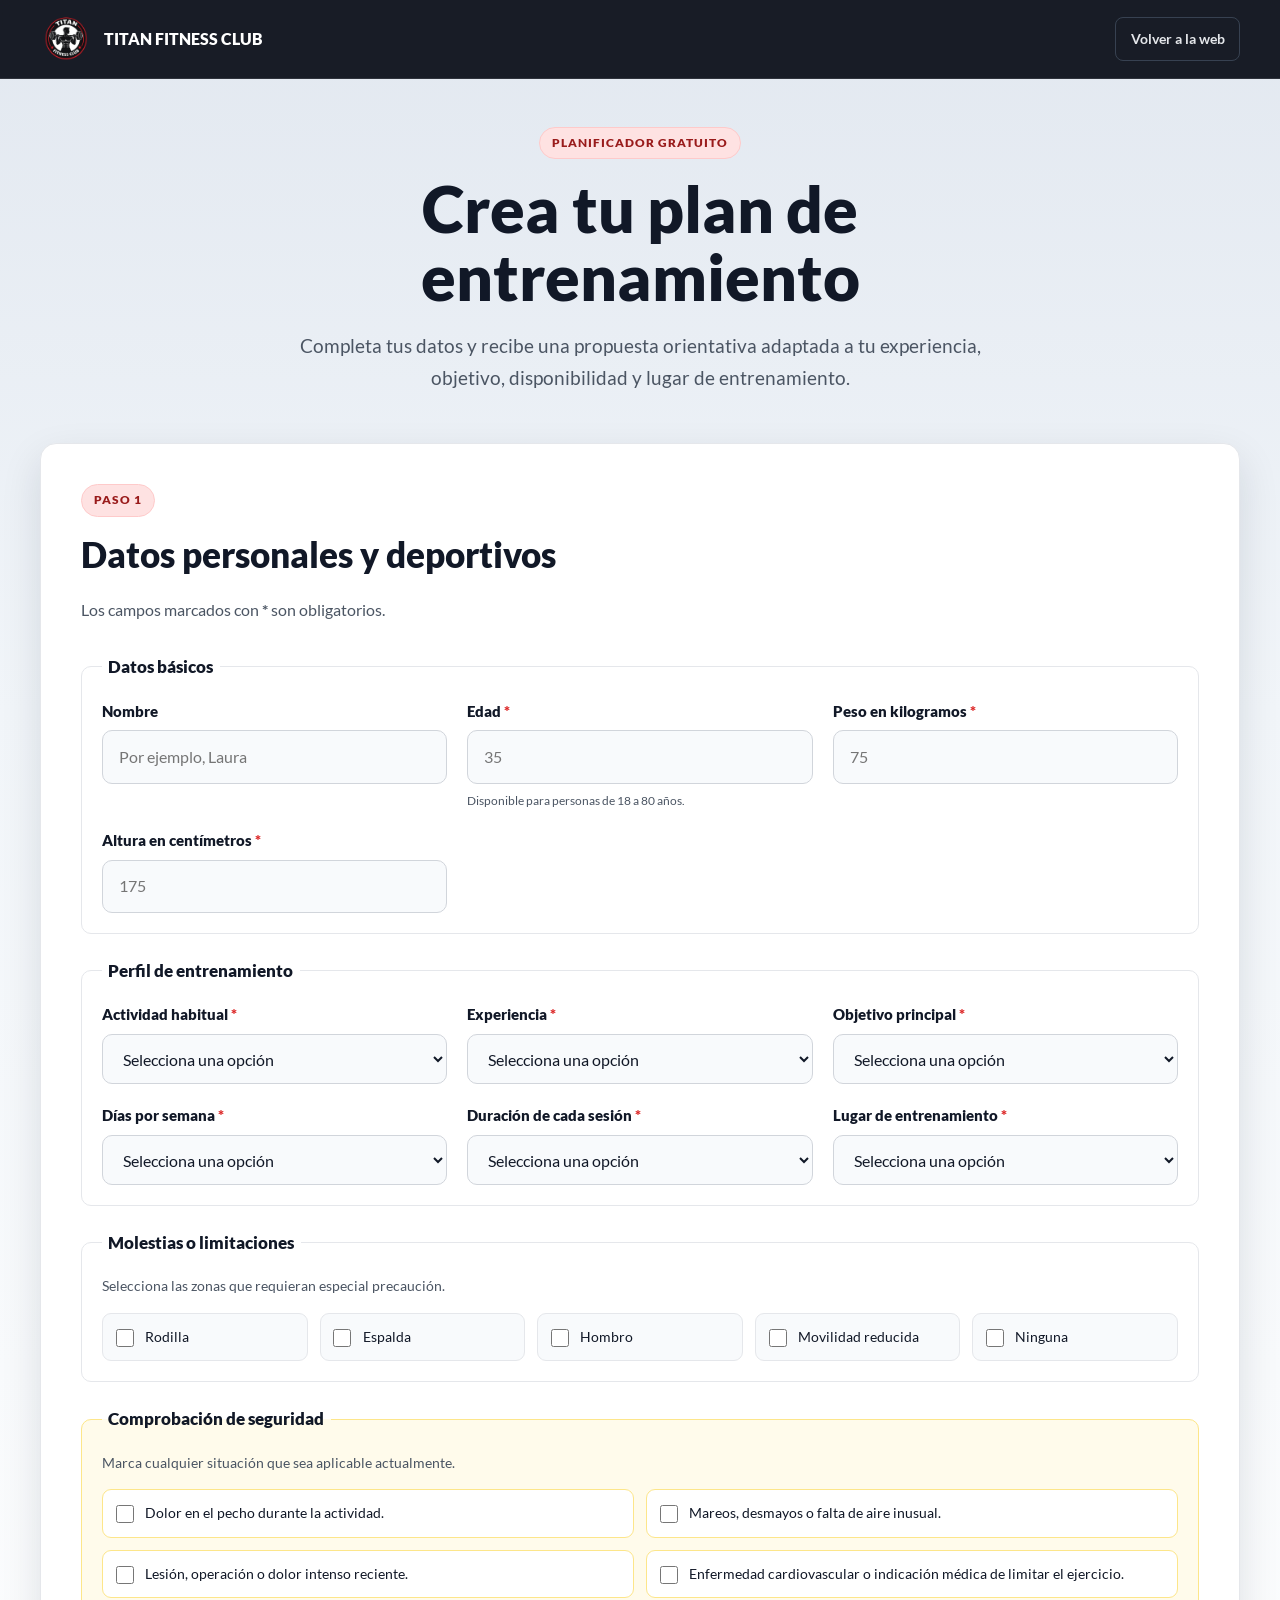
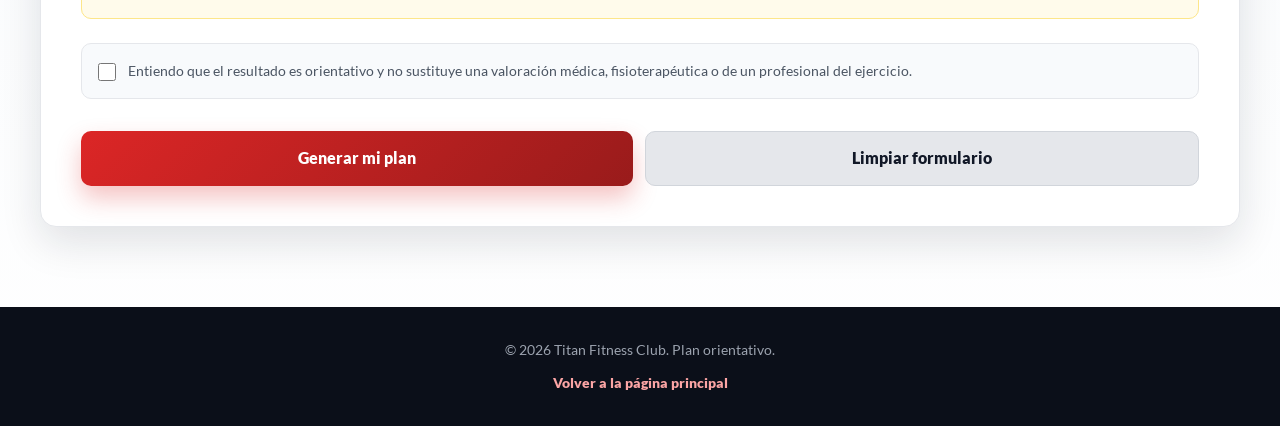
<file: planificador.html>
<!DOCTYPE html>
<html lang="es">

<head>

    <!-- =====================================================
         CONFIGURACIÓN GENERAL
    ====================================================== -->

    <meta charset="UTF-8">

    <meta
        name="viewport"
        content="width=device-width, initial-scale=1.0"
    >

    <!-- Descripción para buscadores -->
    <meta
        name="description"
        content="Generador gratuito de planes de entrenamiento de Titan Fitness Club."
    >

    <!-- Título de la pestaña -->
    <title>Planificador | Titan Fitness Club</title>

    <!-- Favicon -->
    <link
        rel="icon"
        href="img/favicon/logo TITAN.ico"
        type="image/x-icon"
    >

    <!-- Estilos globales compartidos -->
    <link rel="stylesheet" href="css/generales.css">

    <!-- Estilos exclusivos del planificador -->
    <link rel="stylesheet" href="css/planificador.css">

</head>

<body class="paginaPlanificador">

    <!-- =====================================================
         CABECERA DE LA APLICACIÓN
    ====================================================== -->

    <header class="cabeceraApp">

        <div class="barraApp">

            <!-- Logotipo y nombre -->
            <a
                href="index.html"
                class="marcaApp"
                aria-label="Volver a Titan Fitness Club"
            >
                <img
                    src="img/logo/logo TITAN.webp"
                    alt="Logotipo de Titan Fitness Club"
                    class="logoApp"
                >

                <span class="nombreMarcaApp">
                    Titan Fitness Club
                </span>
            </a>

            <!-- Navegación sencilla -->
            <nav
                class="navegacionApp"
                aria-label="Navegación del planificador"
            >
                <a href="index.html">
                    Volver a la web
                </a>
            </nav>

        </div>

    </header>

    <!-- =====================================================
         CONTENIDO PRINCIPAL
    ====================================================== -->

    <main class="contenidoApp">

        <!-- =================================================
             PRESENTACIÓN
        ================================================== -->

        <section
            class="presentacionApp"
            aria-labelledby="tituloPlanificador"
        >

            <span class="etiquetaApp">
                Planificador gratuito
            </span>

            <h1 id="tituloPlanificador">
                Crea tu plan de entrenamiento
            </h1>

            <p>
                Completa tus datos y recibe una propuesta orientativa
                adaptada a tu experiencia, objetivo, disponibilidad y
                lugar de entrenamiento.
            </p>

        </section>

        <!-- =================================================
             CONTENEDOR PRINCIPAL DE LA APLICACIÓN
        ================================================== -->

        <section class="panelAplicacion">

            <!-- =============================================
                 FORMULARIO
            ============================================== -->

            <form id="formularioPlan" novalidate>

                <!-- Encabezado del formulario -->
                <div class="encabezadoFormulario">

                    <div>
                        <span class="numeroPaso">Paso 1</span>

                        <h2>Datos personales y deportivos</h2>
                    </div>

                    <p>
                        Los campos marcados con
                        <strong>*</strong> son obligatorios.
                    </p>

                </div>

                <!-- Contenedor de errores -->
                <div
                    id="erroresFormulario"
                    class="erroresFormulario"
                    role="alert"
                    aria-live="assertive"
                    hidden
                ></div>

                <!-- =========================================
                     DATOS BÁSICOS
                ========================================== -->

                <fieldset class="bloqueFormulario">

                    <legend>Datos básicos</legend>

                    <div class="rejillaFormulario">

                        <!-- Nombre -->
                        <div class="grupoFormulario">

                            <label for="nombre">
                                Nombre
                            </label>

                            <input
                                type="text"
                                id="nombre"
                                name="nombre"
                                placeholder="Por ejemplo, Laura"
                                minlength="2"
                                maxlength="40"
                                autocomplete="name"
                            >

                        </div>

                        <!-- Edad -->
                        <div class="grupoFormulario">

                            <label for="edad">
                                Edad
                                <span aria-hidden="true">*</span>
                            </label>

                            <input
                                type="number"
                                id="edad"
                                name="edad"
                                placeholder="35"
                                min="18"
                                max="80"
                                inputmode="numeric"
                                required
                            >

                            <small>
                                Disponible para personas de 18 a 80 años.
                            </small>

                        </div>

                        <!-- Peso -->
                        <div class="grupoFormulario">

                            <label for="peso">
                                Peso en kilogramos
                                <span aria-hidden="true">*</span>
                            </label>

                            <input
                                type="number"
                                id="peso"
                                name="peso"
                                placeholder="75"
                                min="35"
                                max="250"
                                step="0.1"
                                inputmode="decimal"
                                required
                            >

                        </div>

                        <!-- Altura -->
                        <div class="grupoFormulario">

                            <label for="altura">
                                Altura en centímetros
                                <span aria-hidden="true">*</span>
                            </label>

                            <input
                                type="number"
                                id="altura"
                                name="altura"
                                placeholder="175"
                                min="130"
                                max="230"
                                inputmode="numeric"
                                required
                            >

                        </div>

                    </div>

                </fieldset>

                <!-- =========================================
                     PERFIL DE ENTRENAMIENTO
                ========================================== -->

                <fieldset class="bloqueFormulario">

                    <legend>Perfil de entrenamiento</legend>

                    <div class="rejillaFormulario">

                        <!-- Actividad habitual -->
                        <div class="grupoFormulario">

                            <label for="actividad">
                                Actividad habitual
                                <span aria-hidden="true">*</span>
                            </label>

                            <select
                                id="actividad"
                                name="actividad"
                                required
                            >
                                <option value="">
                                    Selecciona una opción
                                </option>

                                <option value="sedentaria">
                                    Muy poca actividad
                                </option>

                                <option value="ligera">
                                    Actividad ligera
                                </option>

                                <option value="moderada">
                                    Actividad moderada
                                </option>

                                <option value="alta">
                                    Actividad frecuente
                                </option>
                            </select>

                        </div>

                        <!-- Experiencia -->
                        <div class="grupoFormulario">

                            <label for="experiencia">
                                Experiencia
                                <span aria-hidden="true">*</span>
                            </label>

                            <select
                                id="experiencia"
                                name="experiencia"
                                required
                            >
                                <option value="">
                                    Selecciona una opción
                                </option>

                                <option value="principiante">
                                    Principiante
                                </option>

                                <option value="intermedio">
                                    Intermedio
                                </option>

                                <option value="avanzado">
                                    Avanzado
                                </option>
                            </select>

                        </div>

                        <!-- Objetivo -->
                        <div class="grupoFormulario">

                            <label for="objetivo">
                                Objetivo principal
                                <span aria-hidden="true">*</span>
                            </label>

                            <select
                                id="objetivo"
                                name="objetivo"
                                required
                            >
                                <option value="">
                                    Selecciona una opción
                                </option>

                                <option value="salud">
                                    Mejorar mi salud general
                                </option>

                                <option value="perder-grasa">
                                    Perder grasa
                                </option>

                                <option value="ganar-fuerza">
                                    Ganar fuerza
                                </option>

                                <option value="masa-muscular">
                                    Ganar masa muscular
                                </option>

                                <option value="resistencia">
                                    Mejorar resistencia
                                </option>

                                <option value="movilidad">
                                    Mejorar movilidad
                                </option>
                            </select>

                        </div>

                        <!-- Días -->
                        <div class="grupoFormulario">

                            <label for="dias">
                                Días por semana
                                <span aria-hidden="true">*</span>
                            </label>

                            <select id="dias" name="dias" required>

                                <option value="">
                                    Selecciona una opción
                                </option>

                                <option value="2">2 días</option>
                                <option value="3">3 días</option>
                                <option value="4">4 días</option>
                                <option value="5">5 días</option>

                            </select>

                        </div>

                        <!-- Duración -->
                        <div class="grupoFormulario">

                            <label for="duracion">
                                Duración de cada sesión
                                <span aria-hidden="true">*</span>
                            </label>

                            <select
                                id="duracion"
                                name="duracion"
                                required
                            >
                                <option value="">
                                    Selecciona una opción
                                </option>

                                <option value="30">30 minutos</option>
                                <option value="45">45 minutos</option>
                                <option value="60">60 minutos</option>
                                <option value="75">75 minutos</option>
                            </select>

                        </div>

                        <!-- Lugar -->
                        <div class="grupoFormulario">

                            <label for="lugar">
                                Lugar de entrenamiento
                                <span aria-hidden="true">*</span>
                            </label>

                            <select
                                id="lugar"
                                name="lugar"
                                required
                            >
                                <option value="">
                                    Selecciona una opción
                                </option>

                                <option value="casa">
                                    Casa sin material
                                </option>

                                <option value="casa-material">
                                    Casa con mancuernas o bandas
                                </option>

                                <option value="gimnasio">
                                    Gimnasio
                                </option>
                            </select>

                        </div>

                    </div>

                </fieldset>

                <!-- =========================================
                     LIMITACIONES
                ========================================== -->

                <fieldset class="bloqueFormulario">

                    <legend>Molestias o limitaciones</legend>

                    <p class="descripcionBloque">
                        Selecciona las zonas que requieran especial
                        precaución.
                    </p>

                    <div class="rejillaOpciones">

                        <label class="opcionSeleccionable">
                            <input
                                type="checkbox"
                                name="limitaciones"
                                value="rodilla"
                            >
                            <span>Rodilla</span>
                        </label>

                        <label class="opcionSeleccionable">
                            <input
                                type="checkbox"
                                name="limitaciones"
                                value="espalda"
                            >
                            <span>Espalda</span>
                        </label>

                        <label class="opcionSeleccionable">
                            <input
                                type="checkbox"
                                name="limitaciones"
                                value="hombro"
                            >
                            <span>Hombro</span>
                        </label>

                        <label class="opcionSeleccionable">
                            <input
                                type="checkbox"
                                name="limitaciones"
                                value="movilidad"
                            >
                            <span>Movilidad reducida</span>
                        </label>

                        <label class="opcionSeleccionable">
                            <input
                                type="checkbox"
                                name="limitaciones"
                                value="ninguna"
                                id="sinLimitaciones"
                            >
                            <span>Ninguna</span>
                        </label>

                    </div>

                </fieldset>

                <!-- =========================================
                     COMPROBACIÓN DE SEGURIDAD
                ========================================== -->

                <fieldset class="bloqueFormulario bloqueSeguridad">

                    <legend>Comprobación de seguridad</legend>

                    <p class="descripcionBloque">
                        Marca cualquier situación que sea aplicable
                        actualmente.
                    </p>

                    <div class="rejillaSeguridad">

                        <label class="opcionSeguridad">
                            <input
                                type="checkbox"
                                name="alertas"
                                value="dolor-pecho"
                            >

                            <span>
                                Dolor en el pecho durante la actividad.
                            </span>
                        </label>

                        <label class="opcionSeguridad">
                            <input
                                type="checkbox"
                                name="alertas"
                                value="mareos"
                            >

                            <span>
                                Mareos, desmayos o falta de aire inusual.
                            </span>
                        </label>

                        <label class="opcionSeguridad">
                            <input
                                type="checkbox"
                                name="alertas"
                                value="lesion-reciente"
                            >

                            <span>
                                Lesión, operación o dolor intenso reciente.
                            </span>
                        </label>

                        <label class="opcionSeguridad">
                            <input
                                type="checkbox"
                                name="alertas"
                                value="condicion-medica"
                            >

                            <span>
                                Enfermedad cardiovascular o indicación
                                médica de limitar el ejercicio.
                            </span>
                        </label>

                    </div>

                </fieldset>

                <!-- =========================================
                     ACEPTACIÓN DEL AVISO
                ========================================== -->

                <label class="aceptacionAviso">

                    <input
                        type="checkbox"
                        id="aceptarAviso"
                        required
                    >

                    <span>
                        Entiendo que el resultado es orientativo y no
                        sustituye una valoración médica, fisioterapéutica
                        o de un profesional del ejercicio.
                    </span>

                </label>

                <!-- =========================================
                     BOTONES DEL FORMULARIO
                ========================================== -->

                <div class="accionesFormulario">

                    <button
                        type="submit"
                        class="botonPrincipal"
                    >
                        Generar mi plan
                    </button>

                    <button
                        type="reset"
                        class="botonSecundario"
                        id="botonLimpiar"
                    >
                        Limpiar formulario
                    </button>

                </div>

            </form>

            <!-- =============================================
                 RESULTADO GENERADO
            ============================================== -->

            <section
                id="resultadoPlan"
                class="resultadoPlan"
                aria-labelledby="tituloResultado"
                aria-live="polite"
                hidden
            >

                <!-- Cabecera del resultado -->
                <header class="cabeceraResultado">

                    <div>
                        <span class="numeroPaso">Paso 2</span>

                        <h2 id="tituloResultado">
                            Tu rutina semanal
                        </h2>
                    </div>

                    <!-- Acciones del plan -->
                    <div class="accionesResultado">

                        <button
                            type="button"
                            id="botonImprimir"
                            class="botonAccion"
                        >
                            Imprimir
                        </button>

                        <button
                            type="button"
                            id="botonEliminar"
                            class="botonAccion botonPeligro"
                        >
                            Eliminar
                        </button>

                    </div>

                </header>

                <!-- Resumen de los datos del usuario -->
                <div
                    id="resumenUsuario"
                    class="resumenUsuario"
                ></div>

                <!-- Mensajes y recomendaciones -->
                <div
                    id="avisoResultado"
                    class="avisoResultado"
                ></div>

                <!-- Rutina dividida por días -->
                <div
                    id="contenidoPlan"
                    class="contenidoPlan"
                ></div>

                <!-- Aviso fijo de seguridad -->
                <aside class="avisoProfesional">

                    <h3>Importante</h3>

                    <p>
                        Detén el ejercicio si aparece dolor intenso,
                        mareo, presión en el pecho, desmayo o dificultad
                        respiratoria inusual.
                    </p>

                </aside>

            </section>

        </section>

    </main>

    <!-- =====================================================
         PIE DE PÁGINA
    ====================================================== -->

    <footer class="pieApp">

        <p>
            © 2026 Titan Fitness Club. Plan orientativo.
        </p>

        <a href="index.html">
            Volver a la página principal
        </a>

    </footer>

    <!-- =====================================================
         JAVASCRIPT
    ====================================================== -->

    <script src="js/planificador.js" defer></script>

</body>

</html>
</file>
<file: css/generales.css>
/* =========================================================
   TITAN FITNESS CLUB
   GENERALES.CSS
   Reset, variables, fuentes y estilos globales
========================================================= */

/* =========================
   VARIABLES
========================= */

:root {
    --color-primary: #dc2626;
    --color-primary-dark: #991b1b;
    --color-primary-light: #fee2e2;

    --color-dark: #0b0f19;
    --color-dark-soft: #111827;
    --color-surface-dark: #1f2937;

    --color-text: #111827;
    --color-text-soft: #4b5563;
    --color-text-light: #e5e7eb;
    --color-muted: #9ca3af;

    --color-white: #ffffff;
    --color-background: #ffffff;
    --color-background-soft: #f8fafc;

    --color-border: #d1d5db;
    --color-border-dark: #374151;

    --shadow-small: 0 6px 18px rgb(15 23 42 / 10%);
    --shadow-medium: 0 14px 32px rgb(15 23 42 / 16%);
    --shadow-large: 0 22px 48px rgb(15 23 42 / 24%);

    --radius-small: 8px;
    --radius-medium: 12px;
    --radius-large: 18px;
    --radius-round: 999px;

    --container-width: 1200px;

    --transition-fast: 180ms ease;
    --transition-normal: 280ms ease;
}

/* =========================
   RESET
========================= */

*,
*::before,
*::after {
    box-sizing: border-box;
    margin: 0;
    padding: 0;
}

html {
    width: 100%;
    min-height: 100%;
    scroll-behavior: smooth;
    scroll-padding-top: 100px;
}

body {
    width: 100%;
    min-height: 100vh;

    color: var(--color-text);
    font-family: "Lato", Arial, Helvetica, sans-serif;
    font-size: 16px;
    font-weight: 400;
    line-height: 1.5;

    background-color: var(--color-background);
    overflow-x: hidden;
}

/* =========================
   FUENTES
========================= */

@font-face {
    font-family: "Lato";
    src: url("/fonts/Lato/Lato-Regular.ttf") format("truetype");
    font-style: normal;
    font-weight: 400;
    font-display: swap;
}

@font-face {
    font-family: "Lato";
    src: url("/fonts/Lato/Lato-Bold.ttf") format("truetype");
    font-style: normal;
    font-weight: 700;
    font-display: swap;
}

@font-face {
    font-family: "Lato";
    src: url("/fonts/Lato/Lato-Black.ttf") format("truetype");
    font-style: normal;
    font-weight: 900;
    font-display: swap;
}

/* =========================
   ELEMENTOS BASE
========================= */

body,
header,
main,
footer,
section,
article,
nav,
figure {
    display: block;
}

main {
    width: 100%;
}

img,
picture,
svg,
video {
    display: block;
    max-width: 100%;
}

img {
    height: auto;
}

ul,
ol {
    list-style: none;
}

a {
    color: inherit;
    text-decoration: none;
}

button,
input,
textarea,
select {
    color: inherit;
    font: inherit;
}

button {
    border: 0;
    cursor: pointer;
}

input,
textarea,
select {
    width: 100%;
}

textarea {
    resize: vertical;
}

button,
a,
input,
textarea,
select {
    -webkit-tap-highlight-color: transparent;
}

/* =========================
   ACCESIBILIDAD
========================= */

.sr-only {
    position: absolute;

    width: 1px;
    height: 1px;

    padding: 0;
    margin: -1px;

    overflow: hidden;
    clip: rect(0, 0, 0, 0);
    white-space: nowrap;

    border: 0;
}

a:focus-visible,
button:focus-visible,
input:focus-visible,
textarea:focus-visible,
select:focus-visible,
.menu-icon:focus-visible {
    outline: 3px solid var(--color-primary);
    outline-offset: 3px;
}

/* =========================
   TEXTOS GENERALES
========================= */

.titulos {
    width: 100%;
    margin: 0;

    color: var(--color-text);

    font-size: clamp(1.9rem, 7vw, 3.3rem);
    font-weight: 900;
    line-height: 1.15;

    text-align: center;
    text-wrap: balance;
}

.parrafos {
    width: min(100%, 850px);
    margin: 1rem auto 0;

    color: var(--color-text-soft);

    font-size: clamp(1rem, 1.5vw, 1.2rem);
    line-height: 1.75;

    text-align: center;
    text-wrap: pretty;
}

/* =========================
   SEPARADORES
========================= */

.separadorGris {
    width: 100%;
    height: 1px;
    background-color: var(--color-border);
}

.separadorAzul {
    width: min(calc(100% - 2rem), var(--container-width));
    height: 2px;
    margin-inline: auto;

    background:
        linear-gradient(
            90deg,
            transparent,
            var(--color-primary),
            transparent
        );
}

.separador3 {
    width: 100%;
    height: 1px;
    background-color: var(--color-border);
}

.separador4 {
    width: 100%;
    height: 1px;
    background-color: var(--color-primary);
}

/* =========================
   SELECCIÓN
========================= */

::selection {
    color: var(--color-white);
    background-color: var(--color-primary);
}

/* =========================
   SCROLLBAR
========================= */

::-webkit-scrollbar {
    width: 10px;
}

::-webkit-scrollbar-track {
    background-color: #e5e7eb;
}

::-webkit-scrollbar-thumb {
    background-color: var(--color-primary-dark);
    border: 2px solid #e5e7eb;
    border-radius: var(--radius-round);
}

::-webkit-scrollbar-thumb:hover {
    background-color: var(--color-primary);
}

/* =========================
   MOVIMIENTO REDUCIDO
========================= */

@media (prefers-reduced-motion: reduce) {
    html {
        scroll-behavior: auto;
    }

    *,
    *::before,
    *::after {
        scroll-behavior: auto !important;
        animation-duration: 0.01ms !important;
        animation-iteration-count: 1 !important;
        transition-duration: 0.01ms !important;
    }
}
</file>
<file: css/planificador.css>
/* =========================================================
   TITAN FITNESS CLUB
   PLANIFICADOR.CSS

   Este archivo contiene únicamente los estilos de la
   aplicación planificador.html.
========================================================= */

/* =========================================================
   VARIABLES ESPECÍFICAS
========================================================= */

:root {
    --app-rojo: #dc2626;
    --app-rojo-oscuro: #991b1b;
    --app-rojo-claro: #fee2e2;

    --app-negro: #0b0f19;
    --app-negro-suave: #111827;
    --app-gris-oscuro: #1f2937;

    --app-texto: #111827;
    --app-texto-secundario: #4b5563;
    --app-texto-claro: #e5e7eb;

    --app-blanco: #ffffff;
    --app-fondo: #f1f5f9;
    --app-superficie: #ffffff;

    --app-borde: #d1d5db;
    --app-borde-suave: #e5e7eb;

    --app-radio: 16px;
    --app-radio-pequeno: 10px;

    --app-sombra:
        0 16px 40px rgb(15 23 42 / 12%);

    --app-ancho: 1200px;
}

/* =========================================================
   PÁGINA GENERAL
========================================================= */

.paginaPlanificador {
    min-height: 100vh;

    display: flex;
    flex-direction: column;

    color: var(--app-texto);
    background:
        linear-gradient(
            180deg,
            #e2e8f0 0%,
            var(--app-fondo) 35%,
            #ffffff 100%
        );
}

/* =========================================================
   CABECERA
========================================================= */

.cabeceraApp {
    width: 100%;
    padding: 0.8rem 1rem;

    position: sticky;
    top: 0;
    z-index: 100;

    background-color: rgb(11 15 25 / 94%);
    border-bottom: 1px solid rgb(255 255 255 / 10%);

    backdrop-filter: blur(14px);
}

.barraApp {
    width: min(100%, var(--app-ancho));
    margin-inline: auto;

    display: flex;
    justify-content: space-between;
    align-items: center;
    gap: 1rem;
}

/* =========================================================
   MARCA
========================================================= */

.marcaApp {
    min-width: 0;

    display: flex;
    align-items: center;
    gap: 0.75rem;

    color: var(--app-blanco);
}

.logoApp {
    width: 52px;
    height: 52px;

    object-fit: contain;
    border-radius: 50%;
}

.nombreMarcaApp {
    display: none;

    font-size: 1rem;
    font-weight: 900;
    text-transform: uppercase;
}

/* =========================================================
   NAVEGACIÓN
========================================================= */

.navegacionApp a {
    padding: 0.65rem 0.9rem;

    display: inline-flex;

    color: var(--app-texto-claro);

    font-size: 0.9rem;
    font-weight: 700;

    border: 1px solid #374151;
    border-radius: 8px;

    transition:
        color 180ms ease,
        border-color 180ms ease,
        background-color 180ms ease;
}

.navegacionApp a:hover {
    color: var(--app-blanco);
    background-color: var(--app-rojo);
    border-color: var(--app-rojo);
}

/* =========================================================
   CONTENIDO
========================================================= */

.contenidoApp {
    width: 100%;
    flex: 1;
    padding: 3rem 1rem 5rem;
}

/* =========================================================
   PRESENTACIÓN
========================================================= */

.presentacionApp {
    width: min(100%, 850px);
    margin-inline: auto;

    text-align: center;
}

.etiquetaApp,
.numeroPaso {
    width: fit-content;
    padding: 0.4rem 0.75rem;

    display: inline-flex;

    color: var(--app-rojo-oscuro);

    font-size: 0.75rem;
    font-weight: 900;
    letter-spacing: 0.08em;
    text-transform: uppercase;

    background-color: var(--app-rojo-claro);
    border: 1px solid #fecaca;
    border-radius: 999px;
}

.presentacionApp h1 {
    margin-top: 1rem;

    font-size: clamp(2rem, 8vw, 4rem);
    font-weight: 900;
    line-height: 1.05;

    text-wrap: balance;
}

.presentacionApp p {
    width: min(100%, 720px);
    margin: 1.25rem auto 0;

    color: var(--app-texto-secundario);

    font-size: clamp(1rem, 2vw, 1.2rem);
    line-height: 1.7;

    text-wrap: pretty;
}

/* =========================================================
   PANEL PRINCIPAL
========================================================= */

.panelAplicacion {
    width: min(100%, var(--app-ancho));
    margin: 3rem auto 0;
}

/* =========================================================
   FORMULARIO
========================================================= */

#formularioPlan {
    width: 100%;
    padding: clamp(1.25rem, 4vw, 2.5rem);

    background-color: var(--app-superficie);
    border: 1px solid var(--app-borde-suave);
    border-radius: var(--app-radio);

    box-shadow: var(--app-sombra);
}

/* =========================================================
   ENCABEZADO DEL FORMULARIO
========================================================= */

.encabezadoFormulario {
    margin-bottom: 2rem;

    display: flex;
    flex-direction: column;
    gap: 1rem;
}

.encabezadoFormulario h2 {
    margin-top: 0.7rem;

    font-size: clamp(1.5rem, 4vw, 2.2rem);
    font-weight: 900;
}

.encabezadoFormulario p {
    color: var(--app-texto-secundario);
    line-height: 1.6;
}

/* =========================================================
   MENSAJES DE ERROR
========================================================= */

.erroresFormulario {
    margin-bottom: 1.5rem;
    padding: 1rem 1.25rem;

    color: #7f1d1d;

    background-color: #fef2f2;
    border: 1px solid #fecaca;
    border-radius: var(--app-radio-pequeno);
}

.erroresFormulario strong {
    display: block;
    margin-bottom: 0.5rem;
}

.erroresFormulario ul {
    padding-left: 1.25rem;
    list-style: disc;
}

.erroresFormulario li + li {
    margin-top: 0.3rem;
}

/* =========================================================
   BLOQUES DEL FORMULARIO
========================================================= */

.bloqueFormulario {
    min-width: 0;
    padding: 1.25rem;

    border: 1px solid var(--app-borde-suave);
    border-radius: var(--app-radio-pequeno);
}

.bloqueFormulario + .bloqueFormulario {
    margin-top: 1.5rem;
}

.bloqueFormulario legend {
    padding-inline: 0.4rem;

    font-size: 1.05rem;
    font-weight: 900;
}

.descripcionBloque {
    margin-bottom: 1rem;

    color: var(--app-texto-secundario);

    font-size: 0.9rem;
    line-height: 1.5;
}

.bloqueSeguridad {
    background-color: #fffbeb;
    border-color: #fde68a;
}

/* =========================================================
   REJILLA DE CAMPOS
========================================================= */

.rejillaFormulario {
    display: grid;
    grid-template-columns: 1fr;
    gap: 1.25rem;
}

.grupoFormulario {
    min-width: 0;

    display: flex;
    flex-direction: column;
    gap: 0.5rem;
}

.grupoFormulario label {
    font-size: 0.95rem;
    font-weight: 800;
}

.grupoFormulario label span {
    color: var(--app-rojo);
}

.grupoFormulario small {
    color: var(--app-texto-secundario);

    font-size: 0.78rem;
    line-height: 1.4;
}

/* =========================================================
   INPUTS Y SELECTS
========================================================= */

.grupoFormulario input,
.grupoFormulario select {
    width: 100%;
    min-height: 50px;
    padding: 0.85rem 1rem;

    color: var(--app-texto);

    background-color: #f8fafc;
    border: 1px solid var(--app-borde);
    border-radius: var(--app-radio-pequeno);

    outline: none;

    transition:
        border-color 180ms ease,
        box-shadow 180ms ease,
        background-color 180ms ease;
}

.grupoFormulario input:focus,
.grupoFormulario select:focus {
    background-color: var(--app-blanco);
    border-color: var(--app-rojo);
    box-shadow: 0 0 0 4px rgb(220 38 38 / 12%);
}

.grupoFormulario input[aria-invalid="true"],
.grupoFormulario select[aria-invalid="true"] {
    background-color: #fef2f2;
    border-color: var(--app-rojo);
}

/* =========================================================
   OPCIONES Y CHECKBOXES
========================================================= */

.rejillaOpciones,
.rejillaSeguridad {
    display: grid;
    grid-template-columns: 1fr;
    gap: 0.75rem;
}

.opcionSeleccionable,
.opcionSeguridad {
    min-height: 48px;
    padding: 0.8rem;

    display: flex;
    align-items: flex-start;
    gap: 0.7rem;

    cursor: pointer;

    background-color: #f8fafc;
    border: 1px solid var(--app-borde-suave);
    border-radius: 9px;

    transition:
        background-color 180ms ease,
        border-color 180ms ease;
}

.opcionSeguridad {
    background-color: var(--app-blanco);
    border-color: #fde68a;
}

.opcionSeleccionable:hover,
.opcionSeguridad:hover {
    background-color: #fff7f7;
    border-color: #fca5a5;
}

.opcionSeleccionable input,
.opcionSeguridad input {
    width: 18px;
    height: 18px;
    margin-top: 0.15rem;

    flex-shrink: 0;
    accent-color: var(--app-rojo);
}

.opcionSeleccionable span,
.opcionSeguridad span {
    font-size: 0.9rem;
    line-height: 1.45;
}

/* =========================================================
   AVISO DE ACEPTACIÓN
========================================================= */

.aceptacionAviso {
    margin-top: 1.5rem;
    padding: 1rem;

    display: flex;
    align-items: flex-start;
    gap: 0.75rem;

    cursor: pointer;

    color: var(--app-texto-secundario);

    font-size: 0.9rem;
    line-height: 1.5;

    background-color: #f8fafc;
    border: 1px solid var(--app-borde-suave);
    border-radius: var(--app-radio-pequeno);
}

.aceptacionAviso input {
    width: 18px;
    height: 18px;
    margin-top: 0.15rem;

    flex-shrink: 0;
    accent-color: var(--app-rojo);
}

/* =========================================================
   BOTONES DEL FORMULARIO
========================================================= */

.accionesFormulario {
    margin-top: 2rem;

    display: flex;
    flex-direction: column;
    gap: 0.75rem;
}

.botonPrincipal,
.botonSecundario {
    min-height: 52px;
    padding: 0.9rem 1.5rem;

    font-weight: 900;

    border-radius: var(--app-radio-pequeno);

    transition:
        transform 220ms ease,
        box-shadow 220ms ease,
        background-color 220ms ease;
}

.botonPrincipal {
    color: var(--app-blanco);

    background:
        linear-gradient(
            135deg,
            var(--app-rojo),
            var(--app-rojo-oscuro)
        );

    box-shadow: 0 12px 25px rgb(220 38 38 / 28%);
}

.botonPrincipal:hover {
    transform: translateY(-2px);
    box-shadow: 0 16px 32px rgb(220 38 38 / 38%);
}

.botonSecundario {
    color: var(--app-texto);

    background-color: #e5e7eb;
    border: 1px solid var(--app-borde);
}

.botonSecundario:hover {
    background-color: #d1d5db;
}

/* =========================================================
   RESULTADO
========================================================= */

.resultadoPlan {
    width: 100%;
    margin-top: 3rem;
    padding: clamp(1.25rem, 4vw, 2.5rem);

    background-color: var(--app-blanco);
    border: 1px solid var(--app-borde-suave);
    border-radius: var(--app-radio);

    box-shadow: var(--app-sombra);
}

.resultadoPlan[hidden] {
    display: none;
}

/* =========================================================
   CABECERA DEL RESULTADO
========================================================= */

.cabeceraResultado {
    display: flex;
    flex-direction: column;
    gap: 1.5rem;
}

.cabeceraResultado h2 {
    margin-top: 0.7rem;

    font-size: clamp(1.6rem, 5vw, 2.5rem);
    font-weight: 900;
}

.accionesResultado {
    display: flex;
    flex-wrap: wrap;
    gap: 0.75rem;
}

.botonAccion {
    min-height: 42px;
    padding: 0.65rem 1rem;

    color: var(--app-texto);

    font-weight: 800;

    background-color: #f3f4f6;
    border: 1px solid var(--app-borde);
    border-radius: 8px;
}

.botonAccion:hover {
    background-color: #e5e7eb;
}

.botonPeligro {
    color: #991b1b;
    background-color: #fef2f2;
    border-color: #fecaca;
}

/* =========================================================
   RESUMEN DEL USUARIO
========================================================= */

.resumenUsuario {
    margin-top: 2rem;

    display: grid;
    grid-template-columns: 1fr;
    gap: 0.75rem;
}

.datoResumen {
    padding: 1rem;

    background-color: #f8fafc;
    border: 1px solid var(--app-borde-suave);
    border-radius: var(--app-radio-pequeno);
}

.datoResumen strong {
    display: block;

    color: var(--app-texto-secundario);

    font-size: 0.74rem;
    letter-spacing: 0.06em;
    text-transform: uppercase;
}

.datoResumen span {
    display: block;
    margin-top: 0.3rem;

    font-weight: 900;
}

/* =========================================================
   AVISO DEL RESULTADO
========================================================= */

.avisoResultado {
    margin-top: 1.5rem;
    padding: 1rem 1.25rem;

    color: #1e3a8a;

    background-color: #eff6ff;
    border: 1px solid #bfdbfe;
    border-radius: var(--app-radio-pequeno);
}

.avisoResultado p {
    line-height: 1.6;
}

.avisoResultado p + p {
    margin-top: 0.6rem;
}

/* =========================================================
   TARJETAS DE LOS DÍAS
========================================================= */

.contenidoPlan {
    margin-top: 2rem;

    display: grid;
    grid-template-columns: 1fr;
    gap: 1.5rem;
}

.diaEntrenamiento {
    min-width: 0;
    overflow: hidden;

    background-color: var(--app-blanco);
    border: 1px solid var(--app-borde-suave);
    border-radius: var(--app-radio);

    box-shadow: 0 8px 24px rgb(15 23 42 / 8%);
}

.cabeceraDia {
    padding: 1.25rem;

    color: var(--app-blanco);

    background:
        linear-gradient(
            135deg,
            var(--app-negro-suave),
            var(--app-gris-oscuro)
        );
}

.cabeceraDia span {
    color: #fca5a5;

    font-size: 0.74rem;
    font-weight: 900;
    letter-spacing: 0.07em;
    text-transform: uppercase;
}

.cabeceraDia h3 {
    margin-top: 0.35rem;

    font-size: 1.25rem;
    font-weight: 900;
}

.cabeceraDia p {
    margin-top: 0.4rem;

    color: #d1d5db;

    font-size: 0.88rem;
    line-height: 1.5;
}

/* =========================================================
   EJERCICIOS
========================================================= */

.listaEjercicios {
    padding: 1.25rem;
}

.ejercicioPlan {
    padding-block: 1rem;

    display: grid;
    grid-template-columns: 1fr;
    gap: 0.75rem;

    border-bottom: 1px solid var(--app-borde-suave);
}

.ejercicioPlan:first-child {
    padding-top: 0;
}

.ejercicioPlan:last-child {
    padding-bottom: 0;
    border-bottom: 0;
}

.informacionEjercicio h4 {
    font-size: 1rem;
    font-weight: 900;
}

.informacionEjercicio p {
    margin-top: 0.35rem;

    color: var(--app-texto-secundario);

    font-size: 0.88rem;
    line-height: 1.55;
}

.datosEjercicio {
    display: flex;
    flex-wrap: wrap;
    gap: 0.4rem;
}

.datoEjercicio {
    padding: 0.35rem 0.55rem;

    color: #7f1d1d;

    font-size: 0.74rem;
    font-weight: 800;

    background-color: #fef2f2;
    border: 1px solid #fecaca;
    border-radius: 999px;
}

/* =========================================================
   AVISO PROFESIONAL
========================================================= */

.avisoProfesional {
    margin-top: 2rem;
    padding: 1.25rem;

    color: #78350f;

    background-color: #fffbeb;
    border: 1px solid #fde68a;
    border-radius: var(--app-radio-pequeno);
}

.avisoProfesional h3 {
    font-size: 1rem;
    font-weight: 900;
}

.avisoProfesional p {
    margin-top: 0.4rem;

    font-size: 0.9rem;
    line-height: 1.6;
}

/* =========================================================
   FOOTER
========================================================= */

.pieApp {
    width: 100%;
    padding: 2rem 1rem;

    display: flex;
    flex-direction: column;
    align-items: center;
    gap: 0.75rem;

    color: #9ca3af;

    font-size: 0.9rem;
    text-align: center;

    background-color: var(--app-negro);
}

.pieApp a {
    color: #fca5a5;
    font-weight: 800;
}

.pieApp a:hover {
    color: var(--app-blanco);
}

/* =========================================================
   TABLET
========================================================= */

@media screen and (min-width: 600px) {

    .nombreMarcaApp {
        display: inline;
    }

    .rejillaFormulario {
        grid-template-columns: repeat(2, minmax(0, 1fr));
    }

    .rejillaOpciones,
    .rejillaSeguridad {
        grid-template-columns: repeat(2, minmax(0, 1fr));
    }

    .accionesFormulario {
        flex-direction: row;
    }

    .botonPrincipal,
    .botonSecundario {
        flex: 1;
    }

    .cabeceraResultado {
        flex-direction: row;
        justify-content: space-between;
        align-items: flex-start;
    }

    .resumenUsuario {
        grid-template-columns: repeat(2, minmax(0, 1fr));
    }
}

/* =========================================================
   TABLET GRANDE Y ESCRITORIO
========================================================= */

@media screen and (min-width: 900px) {

    .contenidoApp {
        padding-inline: 1.5rem;
    }

    .rejillaFormulario {
        grid-template-columns: repeat(3, minmax(0, 1fr));
    }

    .rejillaOpciones {
        grid-template-columns: repeat(5, minmax(0, 1fr));
    }

    .contenidoPlan {
        grid-template-columns: repeat(2, minmax(0, 1fr));
    }

    .resumenUsuario {
        grid-template-columns: repeat(4, minmax(0, 1fr));
    }

    .ejercicioPlan {
        grid-template-columns: minmax(0, 1fr) auto;
        align-items: center;
    }

    .datosEjercicio {
        max-width: 190px;
        justify-content: flex-end;
    }
}

/* =========================================================
   PANTALLAS GRANDES
========================================================= */

@media screen and (min-width: 1400px) {

    .contenidoPlan {
        grid-template-columns: repeat(3, minmax(0, 1fr));
    }
}

/* =========================================================
   IMPRESIÓN
========================================================= */

@media print {

    /* Oculta todo el contenido */
    body * {
        visibility: hidden;
    }

    /* Hace visible únicamente el resultado */
    #resultadoPlan,
    #resultadoPlan * {
        visibility: visible;
    }

    #resultadoPlan {
        width: 100%;
        margin: 0;
        padding: 0;

        position: absolute;
        inset: 0;

        border: 0;
        box-shadow: none;
    }

    /* Oculta botones y advertencias en la impresión */
    .accionesResultado,
    .avisoProfesional {
        display: none;
    }

    /* Imprime cada día debajo del anterior */
    .contenidoPlan {
        display: block;
    }

    .diaEntrenamiento {
        margin-bottom: 1rem;

        break-inside: avoid;
        box-shadow: none;
    }
}

/* =========================================================
   MOVIMIENTO REDUCIDO
========================================================= */

@media (prefers-reduced-motion: reduce) {

    *,
    *::before,
    *::after {
        scroll-behavior: auto !important;
        animation-duration: 0.01ms !important;
        transition-duration: 0.01ms !important;
    }
}

/* ==================================================
   EJERCICIOS DEL PLAN
   ================================================== */

.ejercicioPlan {
    display: grid;
    grid-template-columns: 90px minmax(0, 1fr);
    grid-template-areas:
        "imagen informacion"
        "imagen datos";

    column-gap: 16px;
    row-gap: 10px;

    width: 100%;
    padding: 18px 0;

    border-bottom: 1px solid #e3e6ea;

    box-sizing: border-box;
}

/* Imagen */

.imagenEjercicio {
    grid-area: imagen;

    width: 90px;
    height: 90px;

    display: flex;
    align-items: center;
    justify-content: center;

    align-self: start;

    overflow: hidden;

    border-radius: 6px;
    background-color: #111827;
}

.imagenEjercicio img {
    display: block;

    width: 100%;
    height: 100%;

    object-fit: contain;
}

/* Información principal */

.informacionEjercicio {
    grid-area: informacion;

    min-width: 0;
}

.informacionEjercicio h4 {
    margin: 0 0 6px;

    font-size: 1rem;
    line-height: 1.3;
}

.informacionEjercicio p {
    margin: 0;

    font-size: 0.9rem;
    line-height: 1.5;

    overflow-wrap: break-word;
}

/* Series, repeticiones, duración, descanso */

.datosEjercicio {
    grid-area: datos;

    display: flex;
    flex-wrap: wrap;

    gap: 8px 16px;

    min-width: 0;
}

.datosEjercicio span {
    display: inline-flex;
    flex-wrap: wrap;

    gap: 4px;

    font-size: 0.88rem;
    line-height: 1.4;
}

.datosEjercicio strong {
    font-weight: 700;
}

/* ==================================================
   TABLET / MÓVIL
   ================================================== */

@media (max-width: 768px) {

    .ejercicioPlan {
        grid-template-columns: 72px minmax(0, 1fr);

        column-gap: 12px;

        padding: 16px 0;
    }

    .imagenEjercicio {
        width: 72px;
        height: 72px;
    }
}

/* Móviles muy pequeños */

@media (max-width: 480px) {

    .ejercicioPlan {
        grid-template-columns: 64px minmax(0, 1fr);

        column-gap: 10px;
    }

    .imagenEjercicio {
        width: 64px;
        height: 64px;
    }

    .informacionEjercicio h4 {
        font-size: 0.95rem;
    }

    .informacionEjercicio p {
        font-size: 0.85rem;
    }

    .datosEjercicio {
        gap: 6px 12px;
    }

    .datosEjercicio span {
        font-size: 0.82rem;
    }
}
</file>
